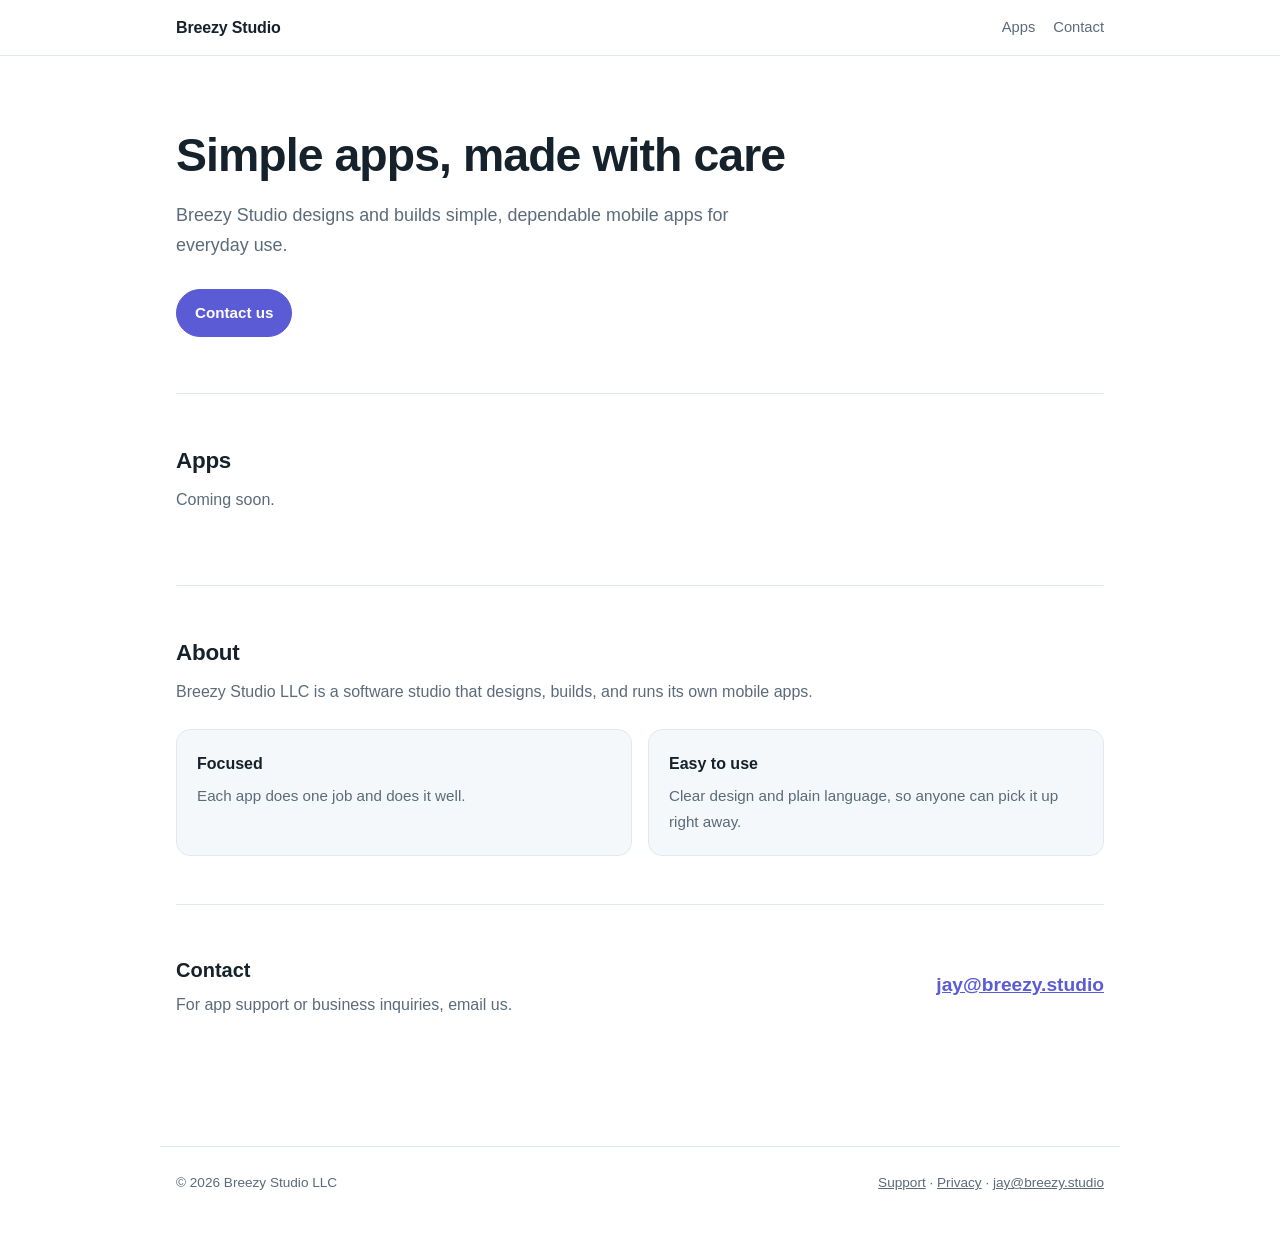
<file: index.html>
<!doctype html>
<html lang="en">
<head>
<meta charset="utf-8">
<meta name="viewport" content="width=device-width, initial-scale=1">
<title>Breezy Studio</title>
<meta name="description" content="Breezy Studio LLC designs and builds simple, dependable mobile apps.">
<meta name="color-scheme" content="light dark">
<link rel="stylesheet" href="/assets/site.css">
</head>
<body>
<header class="site-header">
  <div class="inner">
    <a class="brand" href="/">Breezy Studio</a>
    <nav class="site-nav">
      <a href="#apps">Apps</a>
      <a href="#contact">Contact</a>
    </nav>
  </div>
</header>

<main class="home">
  <section class="hero">
    <h1>Simple apps, made with care</h1>
    <p class="lead">Breezy Studio designs and builds simple, dependable mobile apps for everyday use.</p>
    <div class="actions">
      <a class="btn primary" href="mailto:jay@breezy.studio">Contact us</a>
    </div>
  </section>

  <section class="section" id="apps">
    <h2>Apps</h2>
    <p class="section-sub">Coming soon.</p>
  </section>

  <section class="section" id="about">
    <h2>About</h2>
    <p class="section-sub">Breezy Studio LLC is a software studio that designs, builds, and runs its own mobile apps.</p>
    <div class="grid-2">
      <div class="info">
        <h3>Focused</h3>
        <p>Each app does one job and does it well.</p>
      </div>
      <div class="info">
        <h3>Easy to use</h3>
        <p>Clear design and plain language, so anyone can pick it up right away.</p>
      </div>
    </div>
  </section>

  <section class="section" id="contact">
    <div class="contact">
      <div>
        <h2 style="margin:0 0 4px">Contact</h2>
        <p>For app support or business inquiries, email us.</p>
      </div>
      <a class="email" href="mailto:jay@breezy.studio">jay@breezy.studio</a>
    </div>
  </section>
</main>

<footer class="site-footer">
  <span>© 2026 Breezy Studio LLC</span>
  <span><a href="/signin-sheet/support/">Support</a> · <a href="/signin-sheet/privacy/">Privacy</a> · <a href="mailto:jay@breezy.studio">jay@breezy.studio</a></span>
</footer>
</body>
</html>
</file>
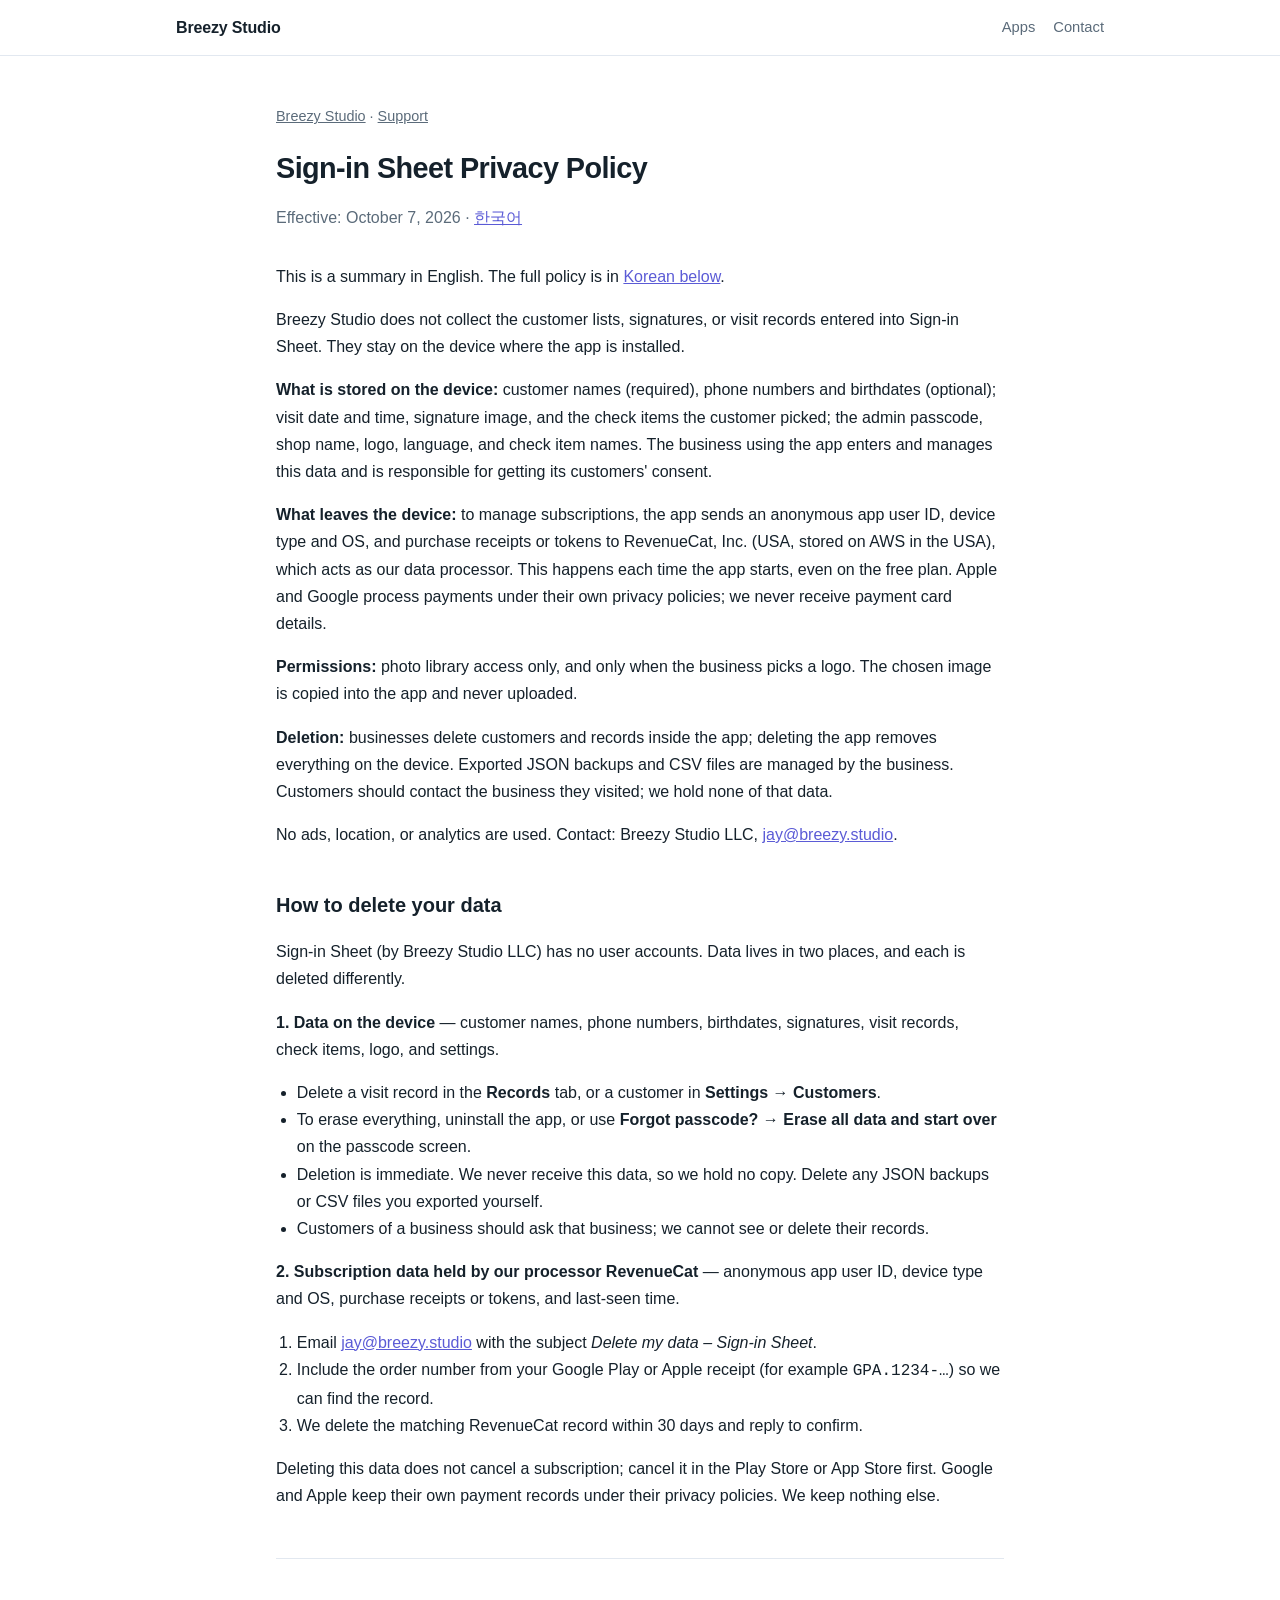
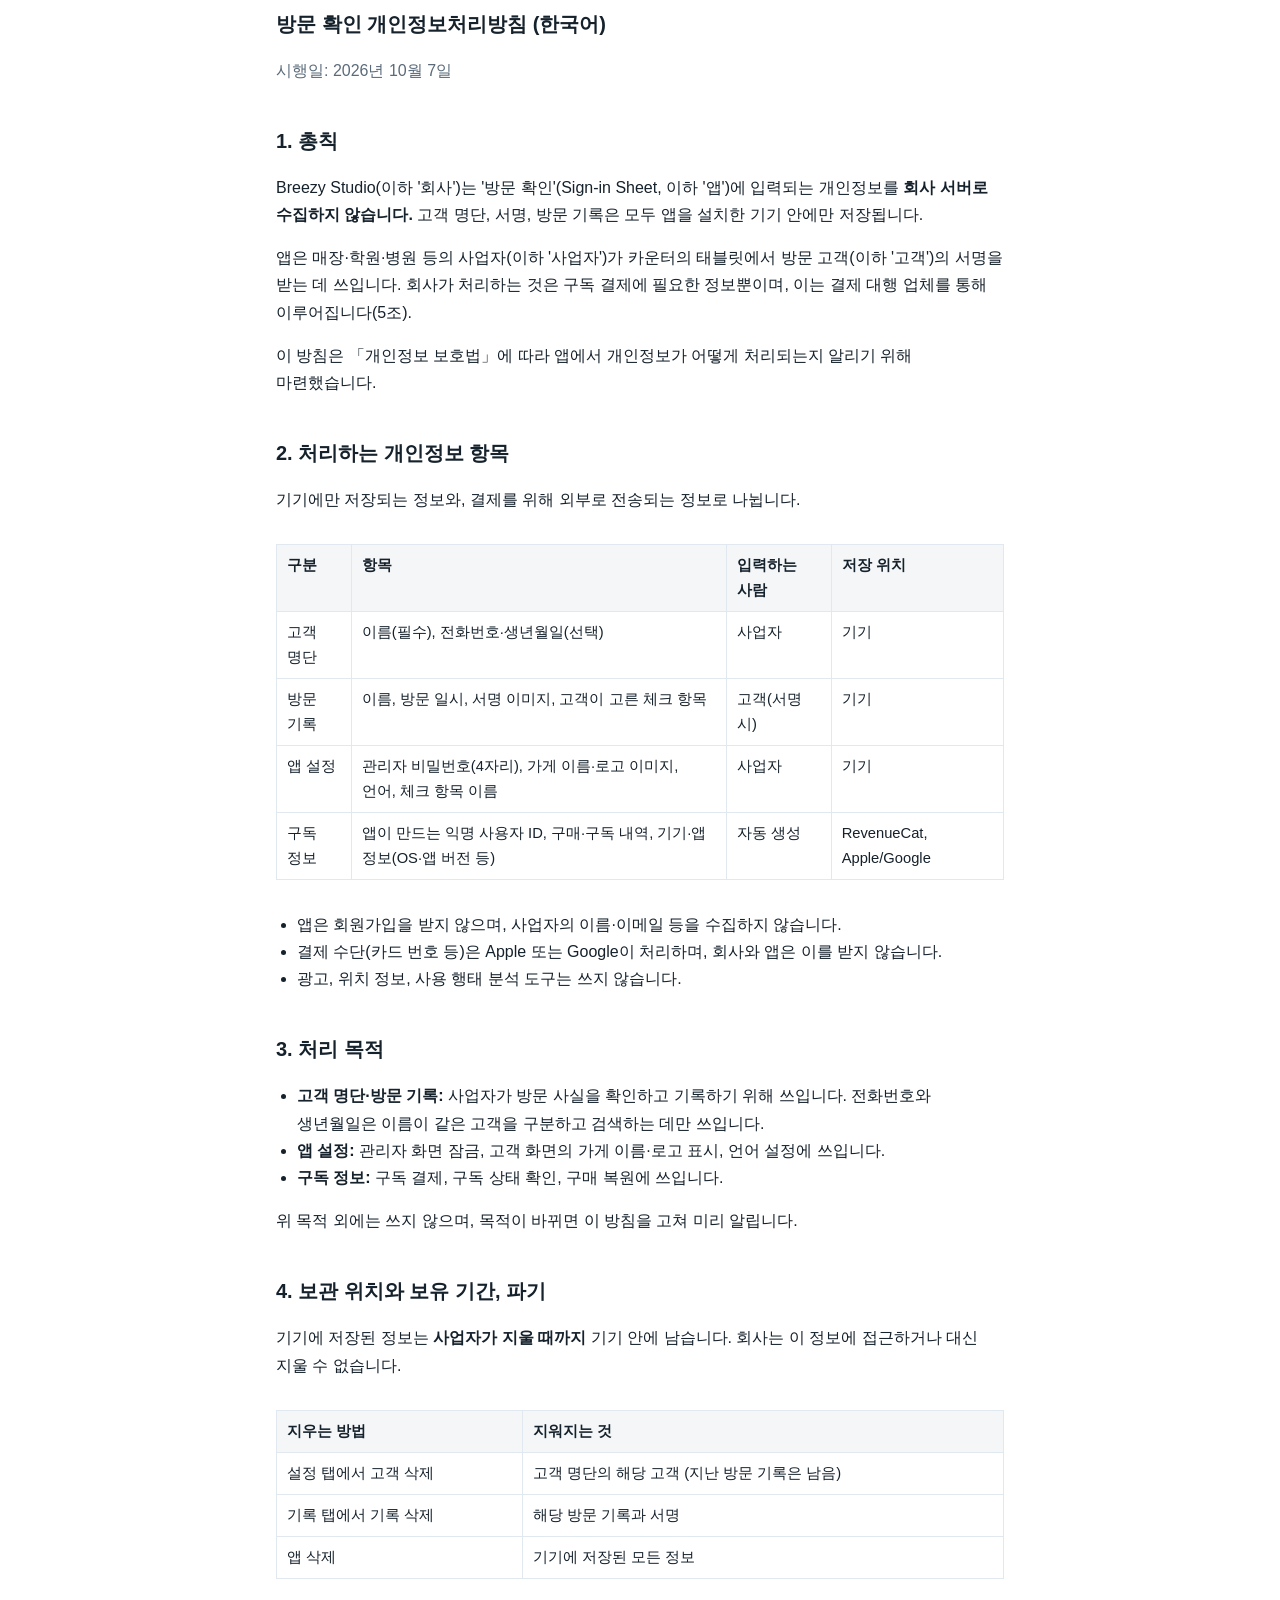
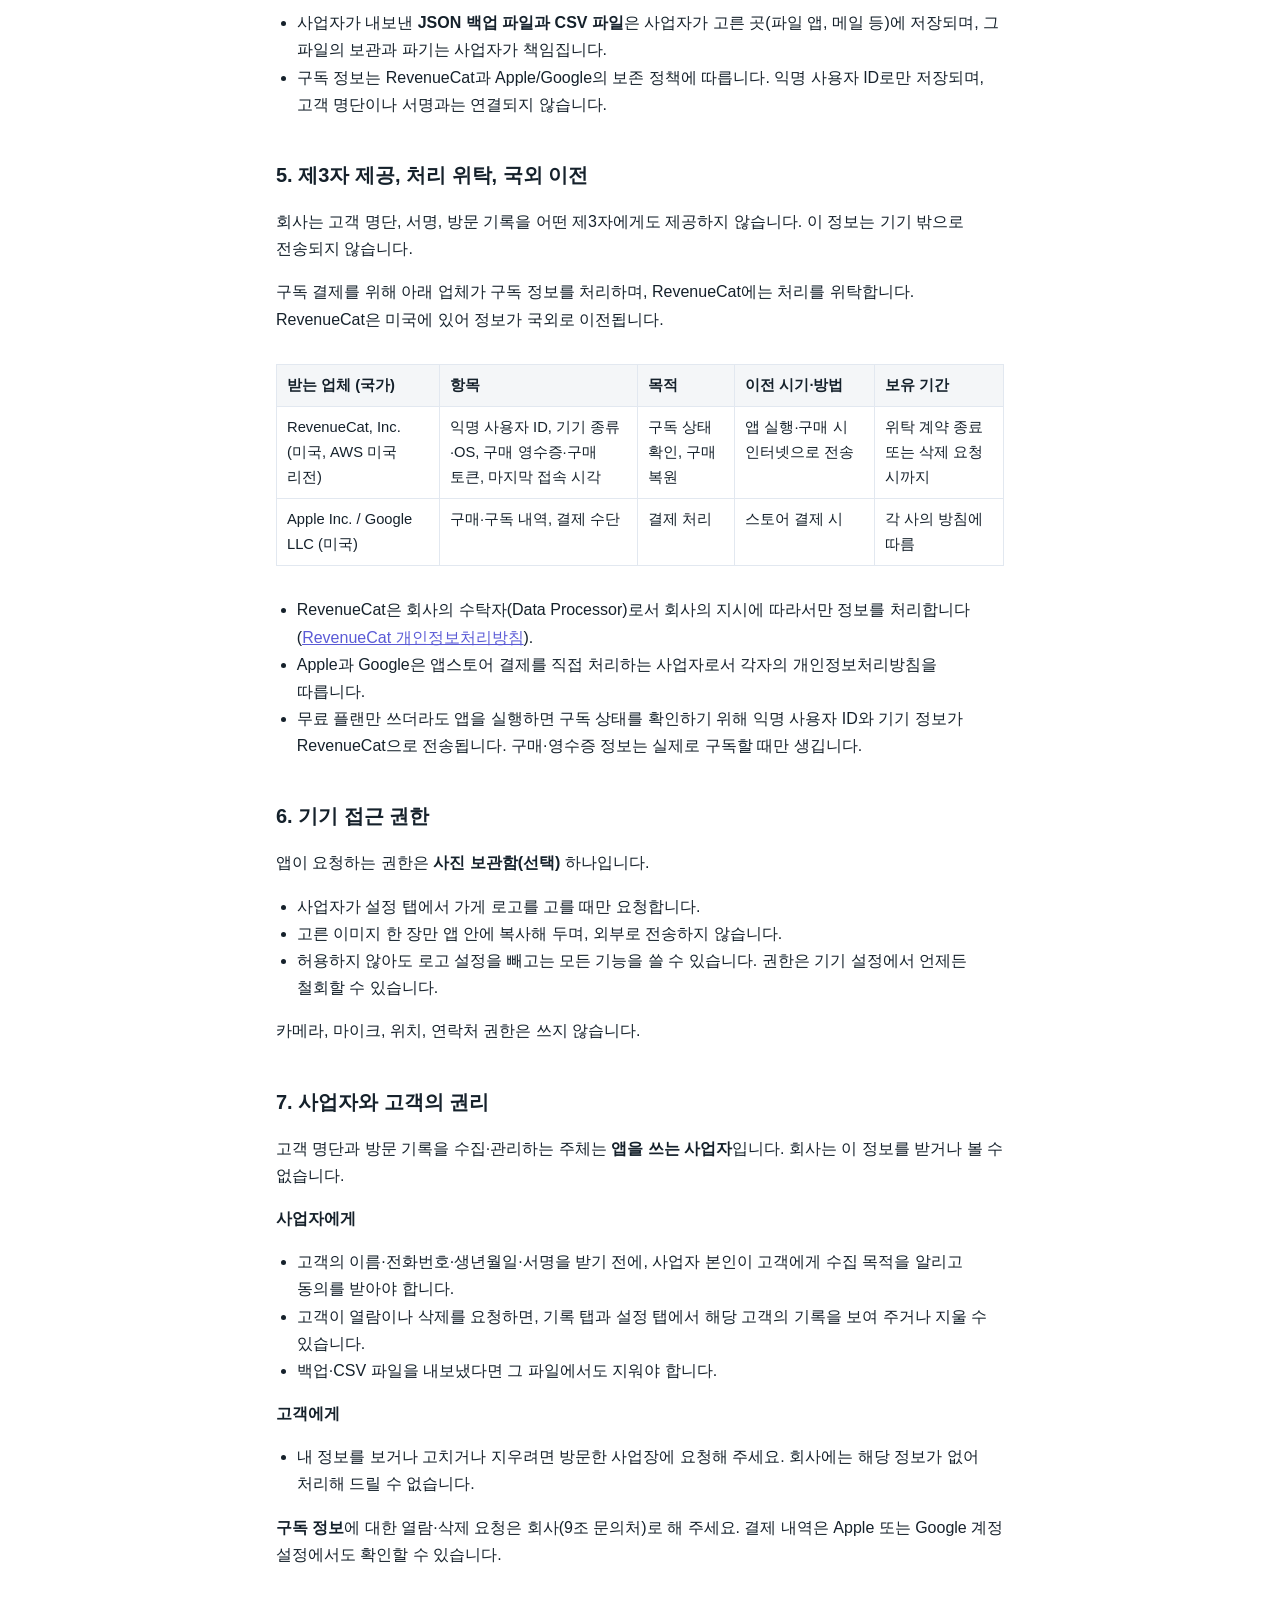
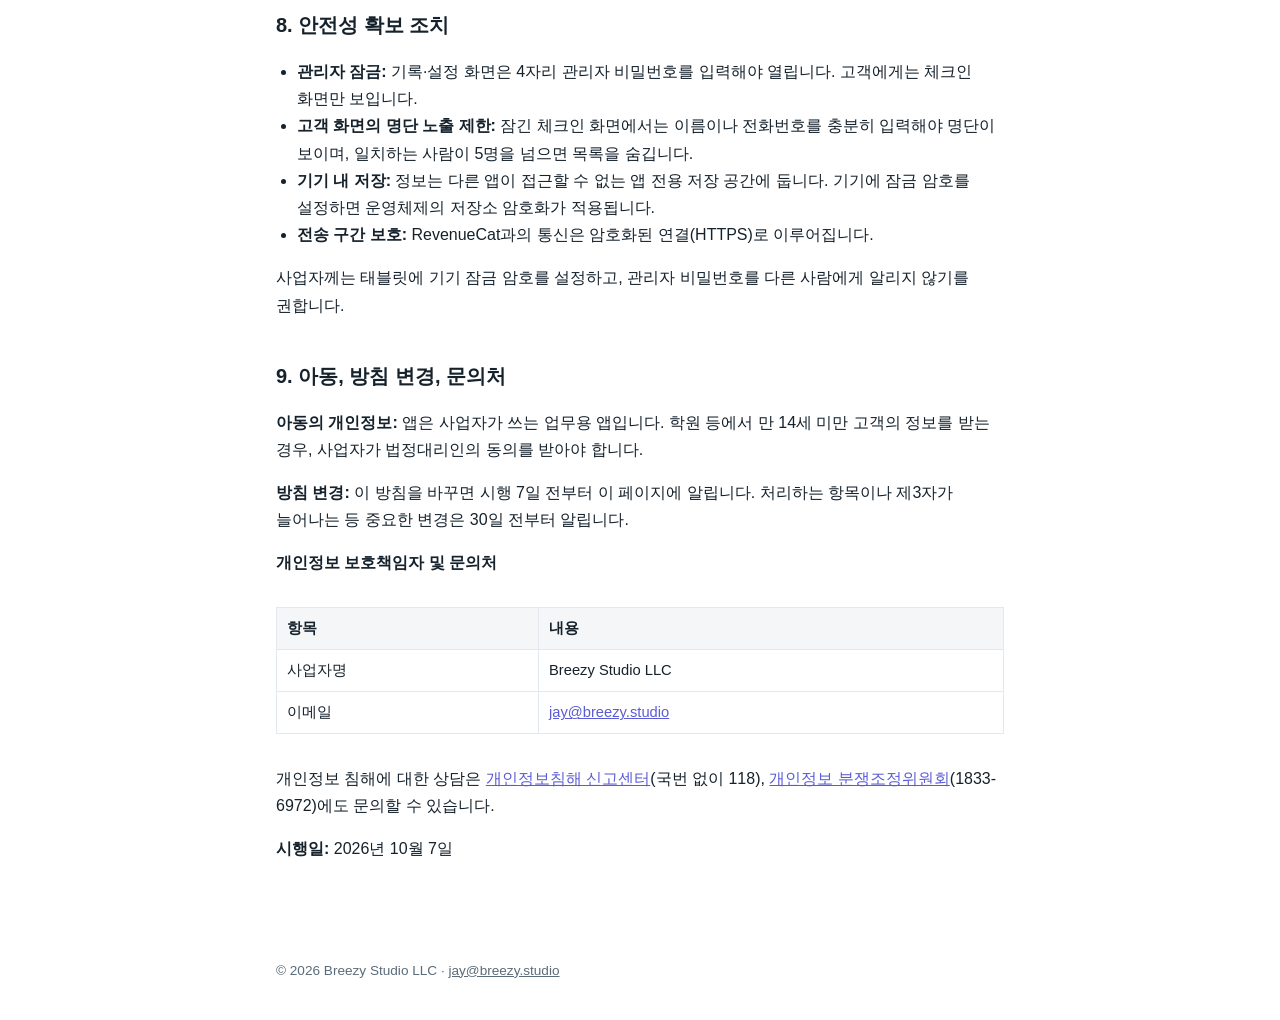
<file: signin-sheet/privacy/index.html>
<!doctype html>
<html lang="en">
<head>
<meta charset="utf-8">
<meta name="viewport" content="width=device-width, initial-scale=1">
<title>Sign-in Sheet Privacy Policy · Breezy Studio</title>
<meta name="color-scheme" content="light dark">
<link rel="stylesheet" href="/assets/site.css">
</head>
<body>
<header class="site-header">
  <div class="inner">
    <a class="brand" href="/">Breezy Studio</a>
    <nav class="site-nav">
      <a href="/#apps">Apps</a>
      <a href="/#contact">Contact</a>
    </nav>
  </div>
</header>
<main>
  <nav class="crumbs"><a href="/">Breezy Studio</a> · <a href="/signin-sheet/support/">Support</a></nav>
  <h1>Sign-in Sheet Privacy Policy</h1>
  <p class="meta">Effective: October 7, 2026 · <a href="#ko">한국어</a></p>

  <section id="en">
  <p>This is a summary in English. The full policy is in <a href="#ko">Korean below</a>.</p>
  <p>Breezy Studio does not collect the customer lists, signatures, or visit records entered into Sign-in Sheet. They stay on the device where the app is installed.</p>
  <p><strong>What is stored on the device:</strong> customer names (required), phone numbers and birthdates (optional); visit date and time, signature image, and the check items the customer picked; the admin passcode, shop name, logo, language, and check item names. The business using the app enters and manages this data and is responsible for getting its customers' consent.</p>
  <p><strong>What leaves the device:</strong> to manage subscriptions, the app sends an anonymous app user ID, device type and OS, and purchase receipts or tokens to RevenueCat, Inc. (USA, stored on AWS in the USA), which acts as our data processor. This happens each time the app starts, even on the free plan. Apple and Google process payments under their own privacy policies; we never receive payment card details.</p>
  <p><strong>Permissions:</strong> photo library access only, and only when the business picks a logo. The chosen image is copied into the app and never uploaded.</p>
  <p><strong>Deletion:</strong> businesses delete customers and records inside the app; deleting the app removes everything on the device. Exported JSON backups and CSV files are managed by the business. Customers should contact the business they visited; we hold none of that data.</p>
  <p>No ads, location, or analytics are used. Contact: Breezy Studio LLC, <a href="mailto:jay@breezy.studio">jay@breezy.studio</a>.</p>

  <h2 id="delete-data">How to delete your data</h2>
  <p>Sign-in Sheet (by Breezy Studio LLC) has no user accounts. Data lives in two places, and each is deleted differently.</p>
  <p><strong>1. Data on the device</strong> — customer names, phone numbers, birthdates, signatures, visit records, check items, logo, and settings.</p>
  <ul>
    <li>Delete a visit record in the <strong>Records</strong> tab, or a customer in <strong>Settings → Customers</strong>.</li>
    <li>To erase everything, uninstall the app, or use <strong>Forgot passcode? → Erase all data and start over</strong> on the passcode screen.</li>
    <li>Deletion is immediate. We never receive this data, so we hold no copy. Delete any JSON backups or CSV files you exported yourself.</li>
    <li>Customers of a business should ask that business; we cannot see or delete their records.</li>
  </ul>
  <p><strong>2. Subscription data held by our processor RevenueCat</strong> — anonymous app user ID, device type and OS, purchase receipts or tokens, and last-seen time.</p>
  <ol>
    <li>Email <a href="mailto:jay@breezy.studio?subject=Delete%20my%20data%20-%20Sign-in%20Sheet">jay@breezy.studio</a> with the subject <em>Delete my data – Sign-in Sheet</em>.</li>
    <li>Include the order number from your Google Play or Apple receipt (for example <code>GPA.1234-…</code>) so we can find the record.</li>
    <li>We delete the matching RevenueCat record within 30 days and reply to confirm.</li>
  </ol>
  <p>Deleting this data does not cancel a subscription; cancel it in the Play Store or App Store first. Google and Apple keep their own payment records under their privacy policies. We keep nothing else.</p>
  </section>

  <hr>

  <section id="ko" lang="ko">
  <h2>방문 확인 개인정보처리방침 (한국어)</h2>
  <p class="meta">시행일: 2026년 10월 7일</p>
  <h2>1. 총칙</h2>
  <p>Breezy Studio(이하 '회사')는 '방문 확인'(Sign-in Sheet, 이하 '앱')에 입력되는 개인정보를 <strong>회사 서버로 수집하지 않습니다.</strong> 고객 명단, 서명, 방문 기록은 모두 앱을 설치한 기기 안에만 저장됩니다.</p>
  <p>앱은 매장·학원·병원 등의 사업자(이하 '사업자')가 카운터의 태블릿에서 방문 고객(이하 '고객')의 서명을 받는 데 쓰입니다. 회사가 처리하는 것은 구독 결제에 필요한 정보뿐이며, 이는 결제 대행 업체를 통해 이루어집니다(5조).</p>
  <p>이 방침은 「개인정보 보호법」에 따라 앱에서 개인정보가 어떻게 처리되는지 알리기 위해 마련했습니다.</p>
  
  <h2>2. 처리하는 개인정보 항목</h2>
  <p>기기에만 저장되는 정보와, 결제를 위해 외부로 전송되는 정보로 나뉩니다.</p>
  <div class="table-wrap">
    <table>
      <thead><tr><th>구분</th><th>항목</th><th>입력하는 사람</th><th>저장 위치</th></tr></thead>
      <tbody>
        <tr><td>고객 명단</td><td>이름(필수), 전화번호·생년월일(선택)</td><td>사업자</td><td>기기</td></tr>
        <tr><td>방문 기록</td><td>이름, 방문 일시, 서명 이미지, 고객이 고른 체크 항목</td><td>고객(서명 시)</td><td>기기</td></tr>
        <tr><td>앱 설정</td><td>관리자 비밀번호(4자리), 가게 이름·로고 이미지, 언어, 체크 항목 이름</td><td>사업자</td><td>기기</td></tr>
        <tr><td>구독 정보</td><td>앱이 만드는 익명 사용자 ID, 구매·구독 내역, 기기·앱 정보(OS·앱 버전 등)</td><td>자동 생성</td><td>RevenueCat, Apple/Google</td></tr>
      </tbody>
    </table>
  </div>
  <ul>
    <li>앱은 회원가입을 받지 않으며, 사업자의 이름·이메일 등을 수집하지 않습니다.</li>
    <li>결제 수단(카드 번호 등)은 Apple 또는 Google이 처리하며, 회사와 앱은 이를 받지 않습니다.</li>
    <li>광고, 위치 정보, 사용 행태 분석 도구는 쓰지 않습니다.</li>
  </ul>
  
  <h2>3. 처리 목적</h2>
  <ul>
    <li><strong>고객 명단·방문 기록:</strong> 사업자가 방문 사실을 확인하고 기록하기 위해 쓰입니다. 전화번호와 생년월일은 이름이 같은 고객을 구분하고 검색하는 데만 쓰입니다.</li>
    <li><strong>앱 설정:</strong> 관리자 화면 잠금, 고객 화면의 가게 이름·로고 표시, 언어 설정에 쓰입니다.</li>
    <li><strong>구독 정보:</strong> 구독 결제, 구독 상태 확인, 구매 복원에 쓰입니다.</li>
  </ul>
  <p>위 목적 외에는 쓰지 않으며, 목적이 바뀌면 이 방침을 고쳐 미리 알립니다.</p>
  
  <h2>4. 보관 위치와 보유 기간, 파기</h2>
  <p>기기에 저장된 정보는 <strong>사업자가 지울 때까지</strong> 기기 안에 남습니다. 회사는 이 정보에 접근하거나 대신 지울 수 없습니다.</p>
  <div class="table-wrap">
    <table>
      <thead><tr><th>지우는 방법</th><th>지워지는 것</th></tr></thead>
      <tbody>
        <tr><td>설정 탭에서 고객 삭제</td><td>고객 명단의 해당 고객 (지난 방문 기록은 남음)</td></tr>
        <tr><td>기록 탭에서 기록 삭제</td><td>해당 방문 기록과 서명</td></tr>
        <tr><td>앱 삭제</td><td>기기에 저장된 모든 정보</td></tr>
      </tbody>
    </table>
  </div>
  <ul>
    <li>사업자가 내보낸 <strong>JSON 백업 파일과 CSV 파일</strong>은 사업자가 고른 곳(파일 앱, 메일 등)에 저장되며, 그 파일의 보관과 파기는 사업자가 책임집니다.</li>
    <li>구독 정보는 RevenueCat과 Apple/Google의 보존 정책에 따릅니다. 익명 사용자 ID로만 저장되며, 고객 명단이나 서명과는 연결되지 않습니다.</li>
  </ul>
  
  <h2>5. 제3자 제공, 처리 위탁, 국외 이전</h2>
  <p>회사는 고객 명단, 서명, 방문 기록을 어떤 제3자에게도 제공하지 않습니다. 이 정보는 기기 밖으로 전송되지 않습니다.</p>
  <p>구독 결제를 위해 아래 업체가 구독 정보를 처리하며, RevenueCat에는 처리를 위탁합니다. RevenueCat은 미국에 있어 정보가 국외로 이전됩니다.</p>
  <div class="table-wrap">
    <table>
      <thead><tr><th>받는 업체 (국가)</th><th>항목</th><th>목적</th><th>이전 시기·방법</th><th>보유 기간</th></tr></thead>
      <tbody>
        <tr><td>RevenueCat, Inc. (미국, AWS 미국 리전)</td><td>익명 사용자 ID, 기기 종류·OS, 구매 영수증·구매 토큰, 마지막 접속 시각</td><td>구독 상태 확인, 구매 복원</td><td>앱 실행·구매 시 인터넷으로 전송</td><td>위탁 계약 종료 또는 삭제 요청 시까지</td></tr>
        <tr><td>Apple Inc. / Google LLC (미국)</td><td>구매·구독 내역, 결제 수단</td><td>결제 처리</td><td>스토어 결제 시</td><td>각 사의 방침에 따름</td></tr>
      </tbody>
    </table>
  </div>
  <ul>
    <li>RevenueCat은 회사의 수탁자(Data Processor)로서 회사의 지시에 따라서만 정보를 처리합니다 (<a href="https://www.revenuecat.com/privacy" target="_blank" rel="noopener">RevenueCat 개인정보처리방침</a>).</li>
    <li>Apple과 Google은 앱스토어 결제를 직접 처리하는 사업자로서 각자의 개인정보처리방침을 따릅니다.</li>
    <li>무료 플랜만 쓰더라도 앱을 실행하면 구독 상태를 확인하기 위해 익명 사용자 ID와 기기 정보가 RevenueCat으로 전송됩니다. 구매·영수증 정보는 실제로 구독할 때만 생깁니다.</li>
  </ul>
  
  <h2>6. 기기 접근 권한</h2>
  <p>앱이 요청하는 권한은 <strong>사진 보관함(선택)</strong> 하나입니다.</p>
  <ul>
    <li>사업자가 설정 탭에서 가게 로고를 고를 때만 요청합니다.</li>
    <li>고른 이미지 한 장만 앱 안에 복사해 두며, 외부로 전송하지 않습니다.</li>
    <li>허용하지 않아도 로고 설정을 빼고는 모든 기능을 쓸 수 있습니다. 권한은 기기 설정에서 언제든 철회할 수 있습니다.</li>
  </ul>
  <p>카메라, 마이크, 위치, 연락처 권한은 쓰지 않습니다.</p>
  
  <h2>7. 사업자와 고객의 권리</h2>
  <p>고객 명단과 방문 기록을 수집·관리하는 주체는 <strong>앱을 쓰는 사업자</strong>입니다. 회사는 이 정보를 받거나 볼 수 없습니다.</p>
  <p><strong>사업자에게</strong></p>
  <ul>
    <li>고객의 이름·전화번호·생년월일·서명을 받기 전에, 사업자 본인이 고객에게 수집 목적을 알리고 동의를 받아야 합니다.</li>
    <li>고객이 열람이나 삭제를 요청하면, 기록 탭과 설정 탭에서 해당 고객의 기록을 보여 주거나 지울 수 있습니다.</li>
    <li>백업·CSV 파일을 내보냈다면 그 파일에서도 지워야 합니다.</li>
  </ul>
  <p><strong>고객에게</strong></p>
  <ul>
    <li>내 정보를 보거나 고치거나 지우려면 방문한 사업장에 요청해 주세요. 회사에는 해당 정보가 없어 처리해 드릴 수 없습니다.</li>
  </ul>
  <p><strong>구독 정보</strong>에 대한 열람·삭제 요청은 회사(9조 문의처)로 해 주세요. 결제 내역은 Apple 또는 Google 계정 설정에서도 확인할 수 있습니다.</p>
  
  <h2>8. 안전성 확보 조치</h2>
  <ul>
    <li><strong>관리자 잠금:</strong> 기록·설정 화면은 4자리 관리자 비밀번호를 입력해야 열립니다. 고객에게는 체크인 화면만 보입니다.</li>
    <li><strong>고객 화면의 명단 노출 제한:</strong> 잠긴 체크인 화면에서는 이름이나 전화번호를 충분히 입력해야 명단이 보이며, 일치하는 사람이 5명을 넘으면 목록을 숨깁니다.</li>
    <li><strong>기기 내 저장:</strong> 정보는 다른 앱이 접근할 수 없는 앱 전용 저장 공간에 둡니다. 기기에 잠금 암호를 설정하면 운영체제의 저장소 암호화가 적용됩니다.</li>
    <li><strong>전송 구간 보호:</strong> RevenueCat과의 통신은 암호화된 연결(HTTPS)로 이루어집니다.</li>
  </ul>
  <p>사업자께는 태블릿에 기기 잠금 암호를 설정하고, 관리자 비밀번호를 다른 사람에게 알리지 않기를 권합니다.</p>
  
  <h2>9. 아동, 방침 변경, 문의처</h2>
  <p><strong>아동의 개인정보:</strong> 앱은 사업자가 쓰는 업무용 앱입니다. 학원 등에서 만 14세 미만 고객의 정보를 받는 경우, 사업자가 법정대리인의 동의를 받아야 합니다.</p>
  <p><strong>방침 변경:</strong> 이 방침을 바꾸면 시행 7일 전부터 이 페이지에 알립니다. 처리하는 항목이나 제3자가 늘어나는 등 중요한 변경은 30일 전부터 알립니다.</p>
  <p><strong>개인정보 보호책임자 및 문의처</strong></p>
  <div class="table-wrap">
    <table>
      <thead><tr><th>항목</th><th>내용</th></tr></thead>
      <tbody>
        <tr><td>사업자명</td><td>Breezy Studio LLC</td></tr>
        <tr><td>이메일</td><td><a href="mailto:jay@breezy.studio">jay@breezy.studio</a></td></tr>
      </tbody>
    </table>
  </div>
  <p>개인정보 침해에 대한 상담은 <a href="https://privacy.kisa.or.kr" target="_blank" rel="noopener">개인정보침해 신고센터</a>(국번 없이 118), <a href="https://www.kopico.go.kr" target="_blank" rel="noopener">개인정보 분쟁조정위원회</a>(1833-6972)에도 문의할 수 있습니다.</p>
  <p><strong>시행일:</strong> 2026년 10월 7일</p>
  </section>
</main>
<footer>© 2026 Breezy Studio LLC · <a href="mailto:jay@breezy.studio">jay@breezy.studio</a></footer>
</body>
</html>
</file>
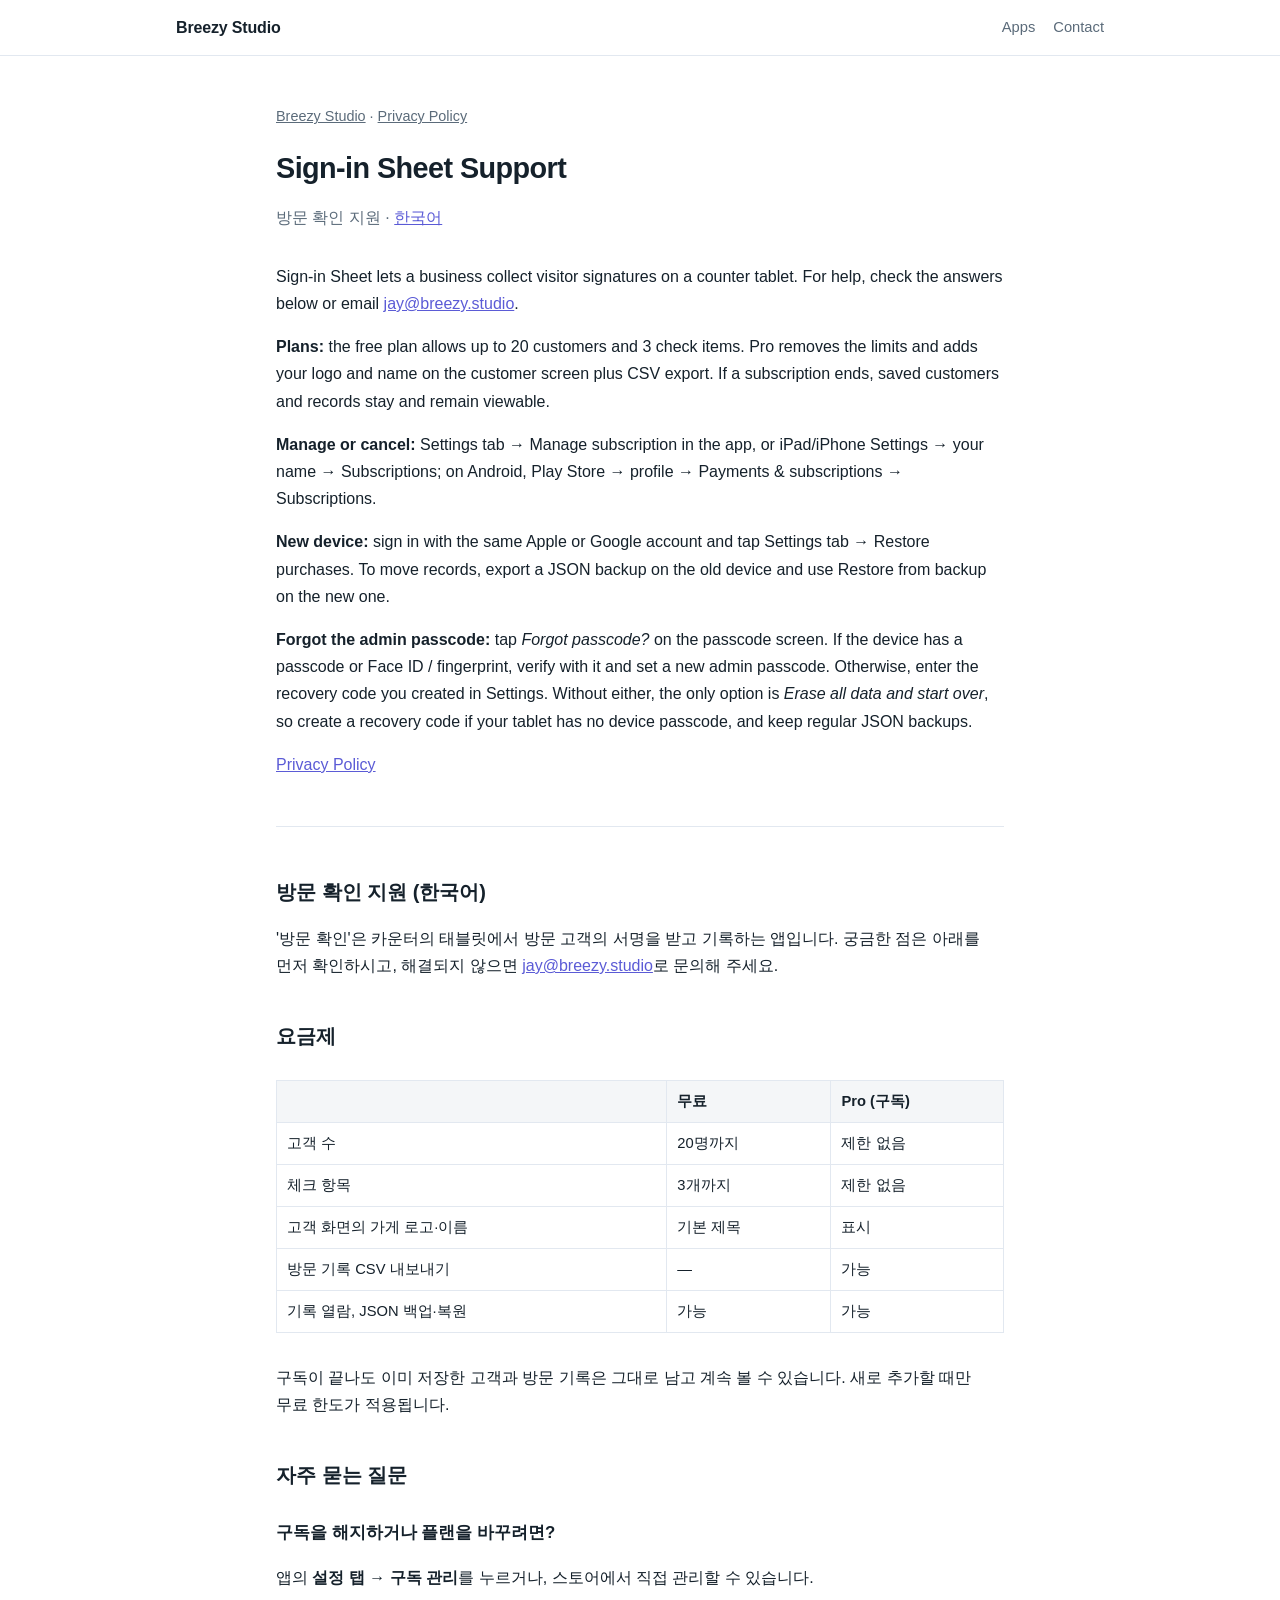
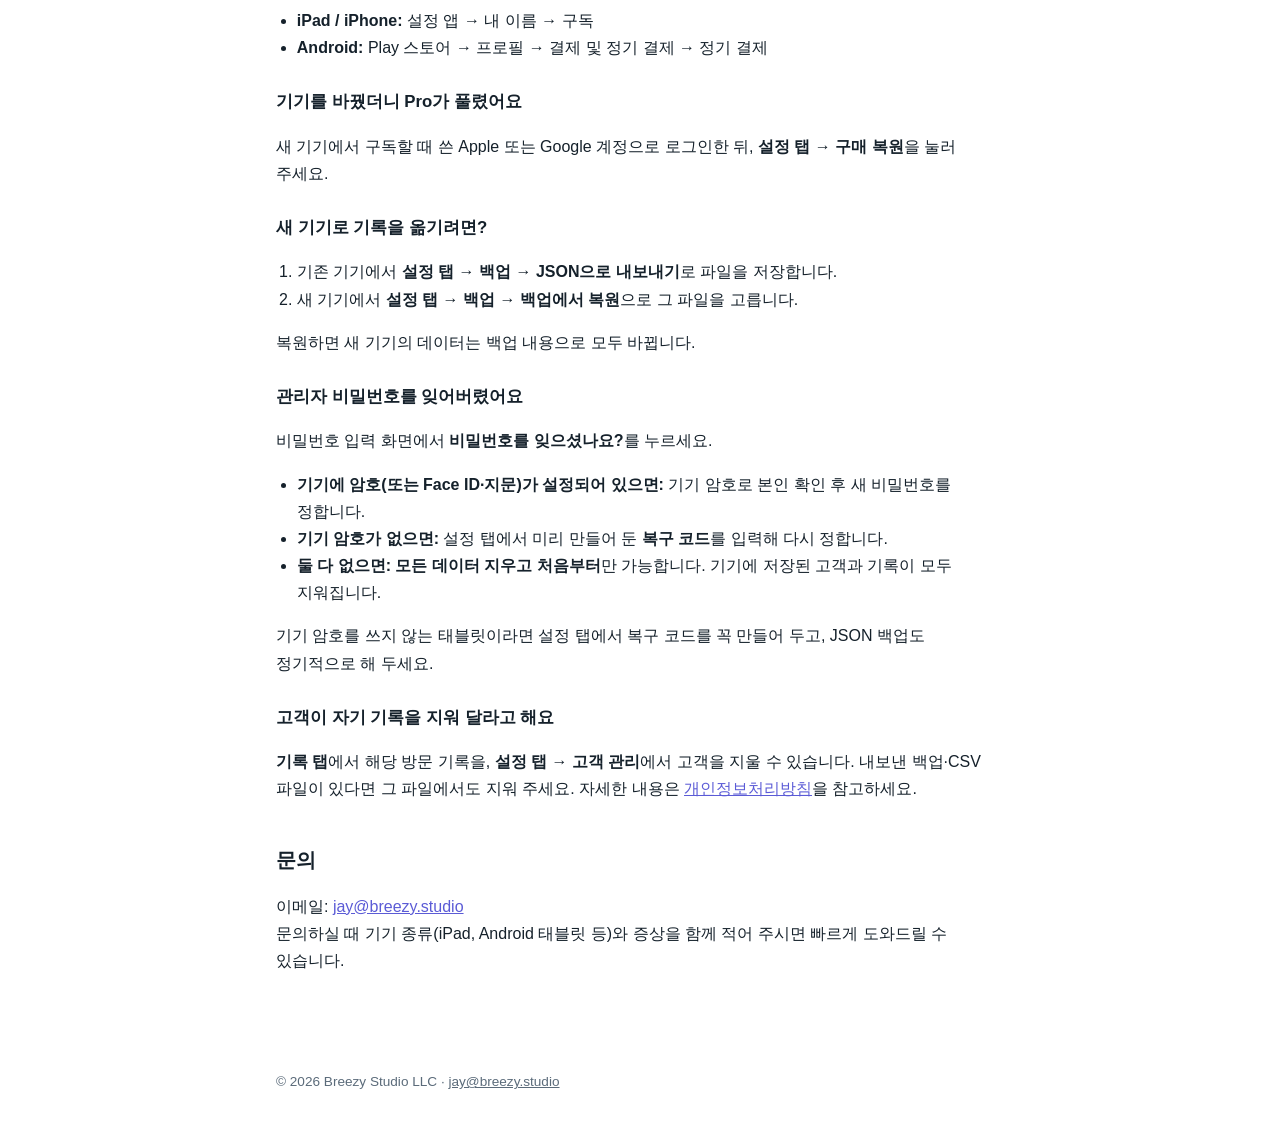
<file: signin-sheet/support/index.html>
<!doctype html>
<html lang="en">
<head>
<meta charset="utf-8">
<meta name="viewport" content="width=device-width, initial-scale=1">
<title>Sign-in Sheet Support · Breezy Studio</title>
<meta name="color-scheme" content="light dark">
<link rel="stylesheet" href="/assets/site.css">
</head>
<body>
<header class="site-header">
  <div class="inner">
    <a class="brand" href="/">Breezy Studio</a>
    <nav class="site-nav">
      <a href="/#apps">Apps</a>
      <a href="/#contact">Contact</a>
    </nav>
  </div>
</header>
<main>
  <nav class="crumbs"><a href="/">Breezy Studio</a> · <a href="/signin-sheet/privacy/">Privacy Policy</a></nav>
  <h1>Sign-in Sheet Support</h1>
  <p class="meta">방문 확인 지원 · <a href="#ko">한국어</a></p>

  <section id="en">
  <p>Sign-in Sheet lets a business collect visitor signatures on a counter tablet. For help, check the answers below or email <a href="mailto:jay@breezy.studio">jay@breezy.studio</a>.</p>
  <p><strong>Plans:</strong> the free plan allows up to 20 customers and 3 check items. Pro removes the limits and adds your logo and name on the customer screen plus CSV export. If a subscription ends, saved customers and records stay and remain viewable.</p>
  <p><strong>Manage or cancel:</strong> Settings tab → Manage subscription in the app, or iPad/iPhone Settings → your name → Subscriptions; on Android, Play Store → profile → Payments &amp; subscriptions → Subscriptions.</p>
  <p><strong>New device:</strong> sign in with the same Apple or Google account and tap Settings tab → Restore purchases. To move records, export a JSON backup on the old device and use Restore from backup on the new one.</p>
  <p><strong>Forgot the admin passcode:</strong> tap <em>Forgot passcode?</em> on the passcode screen. If the device has a passcode or Face ID / fingerprint, verify with it and set a new admin passcode. Otherwise, enter the recovery code you created in Settings. Without either, the only option is <em>Erase all data and start over</em>, so create a recovery code if your tablet has no device passcode, and keep regular JSON backups.</p>
  <p><a href="/signin-sheet/privacy/#en">Privacy Policy</a></p>
  </section>

  <hr>

  <section id="ko" lang="ko">
  <h2>방문 확인 지원 (한국어)</h2>
  <p>'방문 확인'은 카운터의 태블릿에서 방문 고객의 서명을 받고 기록하는 앱입니다. 궁금한 점은 아래를 먼저 확인하시고, 해결되지 않으면 <a href="mailto:jay@breezy.studio">jay@breezy.studio</a>로 문의해 주세요.</p>

  <h2>요금제</h2>
  <div class="table-wrap">
    <table>
      <thead><tr><th></th><th>무료</th><th>Pro (구독)</th></tr></thead>
      <tbody>
        <tr><td>고객 수</td><td>20명까지</td><td>제한 없음</td></tr>
        <tr><td>체크 항목</td><td>3개까지</td><td>제한 없음</td></tr>
        <tr><td>고객 화면의 가게 로고·이름</td><td>기본 제목</td><td>표시</td></tr>
        <tr><td>방문 기록 CSV 내보내기</td><td>—</td><td>가능</td></tr>
        <tr><td>기록 열람, JSON 백업·복원</td><td>가능</td><td>가능</td></tr>
      </tbody>
    </table>
  </div>
  <p>구독이 끝나도 이미 저장한 고객과 방문 기록은 그대로 남고 계속 볼 수 있습니다. 새로 추가할 때만 무료 한도가 적용됩니다.</p>

  <h2>자주 묻는 질문</h2>

  <h3>구독을 해지하거나 플랜을 바꾸려면?</h3>
  <p>앱의 <strong>설정 탭 → 구독 관리</strong>를 누르거나, 스토어에서 직접 관리할 수 있습니다.</p>
  <ul>
    <li><strong>iPad / iPhone:</strong> 설정 앱 → 내 이름 → 구독</li>
    <li><strong>Android:</strong> Play 스토어 → 프로필 → 결제 및 정기 결제 → 정기 결제</li>
  </ul>

  <h3>기기를 바꿨더니 Pro가 풀렸어요</h3>
  <p>새 기기에서 구독할 때 쓴 Apple 또는 Google 계정으로 로그인한 뒤, <strong>설정 탭 → 구매 복원</strong>을 눌러 주세요.</p>

  <h3>새 기기로 기록을 옮기려면?</h3>
  <ol>
    <li>기존 기기에서 <strong>설정 탭 → 백업 → JSON으로 내보내기</strong>로 파일을 저장합니다.</li>
    <li>새 기기에서 <strong>설정 탭 → 백업 → 백업에서 복원</strong>으로 그 파일을 고릅니다.</li>
  </ol>
  <p>복원하면 새 기기의 데이터는 백업 내용으로 모두 바뀝니다.</p>

  <h3>관리자 비밀번호를 잊어버렸어요</h3>
  <p>비밀번호 입력 화면에서 <strong>비밀번호를 잊으셨나요?</strong>를 누르세요.</p>
  <ul>
    <li><strong>기기에 암호(또는 Face ID·지문)가 설정되어 있으면:</strong> 기기 암호로 본인 확인 후 새 비밀번호를 정합니다.</li>
    <li><strong>기기 암호가 없으면:</strong> 설정 탭에서 미리 만들어 둔 <strong>복구 코드</strong>를 입력해 다시 정합니다.</li>
    <li><strong>둘 다 없으면:</strong> <strong>모든 데이터 지우고 처음부터</strong>만 가능합니다. 기기에 저장된 고객과 기록이 모두 지워집니다.</li>
  </ul>
  <p>기기 암호를 쓰지 않는 태블릿이라면 설정 탭에서 복구 코드를 꼭 만들어 두고, JSON 백업도 정기적으로 해 두세요.</p>

  <h3>고객이 자기 기록을 지워 달라고 해요</h3>
  <p><strong>기록 탭</strong>에서 해당 방문 기록을, <strong>설정 탭 → 고객 관리</strong>에서 고객을 지울 수 있습니다. 내보낸 백업·CSV 파일이 있다면 그 파일에서도 지워 주세요. 자세한 내용은 <a href="/signin-sheet/privacy/#ko">개인정보처리방침</a>을 참고하세요.</p>

  <h2>문의</h2>
  <p>이메일: <a href="mailto:jay@breezy.studio">jay@breezy.studio</a><br>문의하실 때 기기 종류(iPad, Android 태블릿 등)와 증상을 함께 적어 주시면 빠르게 도와드릴 수 있습니다.</p>
  </section>
</main>
<footer>© 2026 Breezy Studio LLC · <a href="mailto:jay@breezy.studio">jay@breezy.studio</a></footer>
</body>
</html>
</file>
<file: assets/site.css>
:root {
  --bg: #ffffff;
  --bg-soft: #f5f8fa;
  --ink: #15212b;
  --sub: #5b6b7a;
  --line: #e2e8f0;
  --head: #f4f6f8;
  --card: #ffffff;
  --accent: #5b5bd6;
  --accent-soft: #efefff;
  --shadow: 0 1px 2px rgba(15, 30, 45, .04), 0 8px 24px rgba(15, 30, 45, .06);
}

@media (prefers-color-scheme: dark) {
  :root {
    --bg: #0f1418;
    --bg-soft: #141b21;
    --ink: #e6edf3;
    --sub: #9aa8b5;
    --line: #2a333c;
    --head: #182028;
    --card: #161e25;
    --accent: #9ea3ff;
    --accent-soft: #25264d;
    --shadow: 0 1px 2px rgba(0, 0, 0, .3), 0 8px 24px rgba(0, 0, 0, .25);
  }
}

* { box-sizing: border-box; }

body {
  margin: 0;
  background: var(--bg);
  color: var(--ink);
  font-family: -apple-system, BlinkMacSystemFont, "Apple SD Gothic Neo", "Noto Sans KR", "Segoe UI", sans-serif;
  font-size: 16px;
  line-height: 1.7;
  -webkit-text-size-adjust: 100%;
  word-break: keep-all;
}

a { color: var(--accent); }

/* Site header */
.site-header { border-bottom: 1px solid var(--line); }
.site-header .inner {
  max-width: 960px; margin: 0 auto; padding: 14px 16px;
  display: flex; align-items: center; justify-content: space-between; gap: 16px;
}
.brand { color: var(--ink); text-decoration: none; font-weight: 700; letter-spacing: -.01em; }
.site-nav { display: flex; gap: 18px; font-size: .92em; }
.site-nav a { color: var(--sub); text-decoration: none; }
.site-nav a:hover { color: var(--ink); }

/* Document pages (support, privacy) */
main { max-width: 760px; margin: 0 auto; padding: 48px 16px 80px; }

h1 { font-size: 1.8em; line-height: 1.3; margin: 0 0 .2em; letter-spacing: -.02em; }
h2 { font-size: 1.25em; margin: 2em 0 .6em; }
h3 { font-size: 1.05em; margin: 1.6em 0 .4em; }

.meta { color: var(--sub); margin-bottom: 2em; }

ul, ol { padding-left: 1.3em; }

.table-wrap { overflow-x: auto; }
table { width: 100%; border-collapse: collapse; margin: 1em 0; font-size: .92em; }
th, td { border: 1px solid var(--line); padding: 8px 10px; text-align: left; vertical-align: top; }
th { background: var(--head); font-weight: 600; }

hr { margin: 3em 0; border: 0; border-top: 1px solid var(--line); }

nav.crumbs { font-size: .9em; color: var(--sub); margin-bottom: 1.5em; }
nav.crumbs a { color: var(--sub); }

/* Home page */
main.home { max-width: 960px; padding-top: 0; }

.hero { padding: 72px 0 56px; }
.hero h1 { font-size: clamp(2em, 5vw, 2.9em); line-height: 1.2; margin: 0 0 16px; max-width: 18em; }
.hero .lead { font-size: 1.12em; color: var(--sub); max-width: 34em; margin: 0; }
.hero .lead-en { color: var(--sub); max-width: 34em; margin: 8px 0 0; font-size: .95em; }
.hero .actions { display: flex; flex-wrap: wrap; gap: 10px; margin-top: 28px; }

.btn {
  display: inline-block; padding: 10px 18px; border-radius: 999px;
  font-weight: 600; font-size: .95em; text-decoration: none;
  border: 1px solid var(--line); color: var(--ink); background: var(--card);
}
.btn.primary { background: var(--accent); border-color: var(--accent); color: #fff; }
@media (prefers-color-scheme: dark) { .btn.primary { color: #0f1418; } }

.section { padding: 48px 0; border-top: 1px solid var(--line); }
.section > h2 { margin: 0 0 6px; font-size: 1.4em; letter-spacing: -.01em; }
.section > .section-sub { color: var(--sub); margin: 0 0 24px; }

.app-card {
  display: grid; grid-template-columns: 72px 1fr; gap: 20px; align-items: start;
  padding: 24px; border: 1px solid var(--line); border-radius: 16px;
  background: var(--card); box-shadow: var(--shadow);
}
.app-icon {
  width: 72px; height: 72px; border-radius: 18px; display: grid; place-items: center;
  background: var(--accent-soft); color: var(--accent);
}
.app-icon svg { width: 38px; height: 38px; }
.app-card h3 { margin: 0; font-size: 1.15em; }
.app-card h3 small { font-weight: 500; color: var(--sub); font-size: .82em; margin-left: 6px; }
.app-card p { margin: 6px 0 0; }
.app-card .en { color: var(--sub); font-size: .93em; }
.app-card .platforms { display: flex; flex-wrap: wrap; gap: 6px; margin-top: 12px; }
.tag { font-size: .78em; padding: 2px 10px; border-radius: 999px; background: var(--bg-soft); border: 1px solid var(--line); color: var(--sub); }
.app-card .links { display: flex; flex-wrap: wrap; gap: 8px 18px; margin-top: 14px; font-size: .93em; font-weight: 600; }
.app-card .links a { text-decoration: none; }

.grid-2 { display: grid; grid-template-columns: repeat(2, 1fr); gap: 16px; }
.info { padding: 20px; border-radius: 14px; background: var(--bg-soft); border: 1px solid var(--line); }
.info h3 { margin: 0 0 6px; font-size: 1em; }
.info p { margin: 0; color: var(--sub); font-size: .95em; }

.contact { display: flex; flex-wrap: wrap; align-items: center; justify-content: space-between; gap: 16px; }
.contact p { margin: 0; color: var(--sub); }
.contact .email { font-size: 1.2em; font-weight: 600; }

@media (max-width: 600px) {
  .hero { padding: 48px 0 40px; }
  .app-card { grid-template-columns: 1fr; gap: 14px; padding: 20px; }
  .app-icon { width: 60px; height: 60px; border-radius: 15px; }
  .grid-2 { grid-template-columns: 1fr; }
  .site-nav { gap: 14px; }
}

/* Footer */
footer { max-width: 760px; margin: 0 auto; padding: 0 16px 40px; color: var(--sub); font-size: .85em; }
footer.site-footer { max-width: 960px; padding-top: 24px; border-top: 1px solid var(--line); display: flex; flex-wrap: wrap; justify-content: space-between; gap: 8px; }
footer a { color: var(--sub); }
</file>
